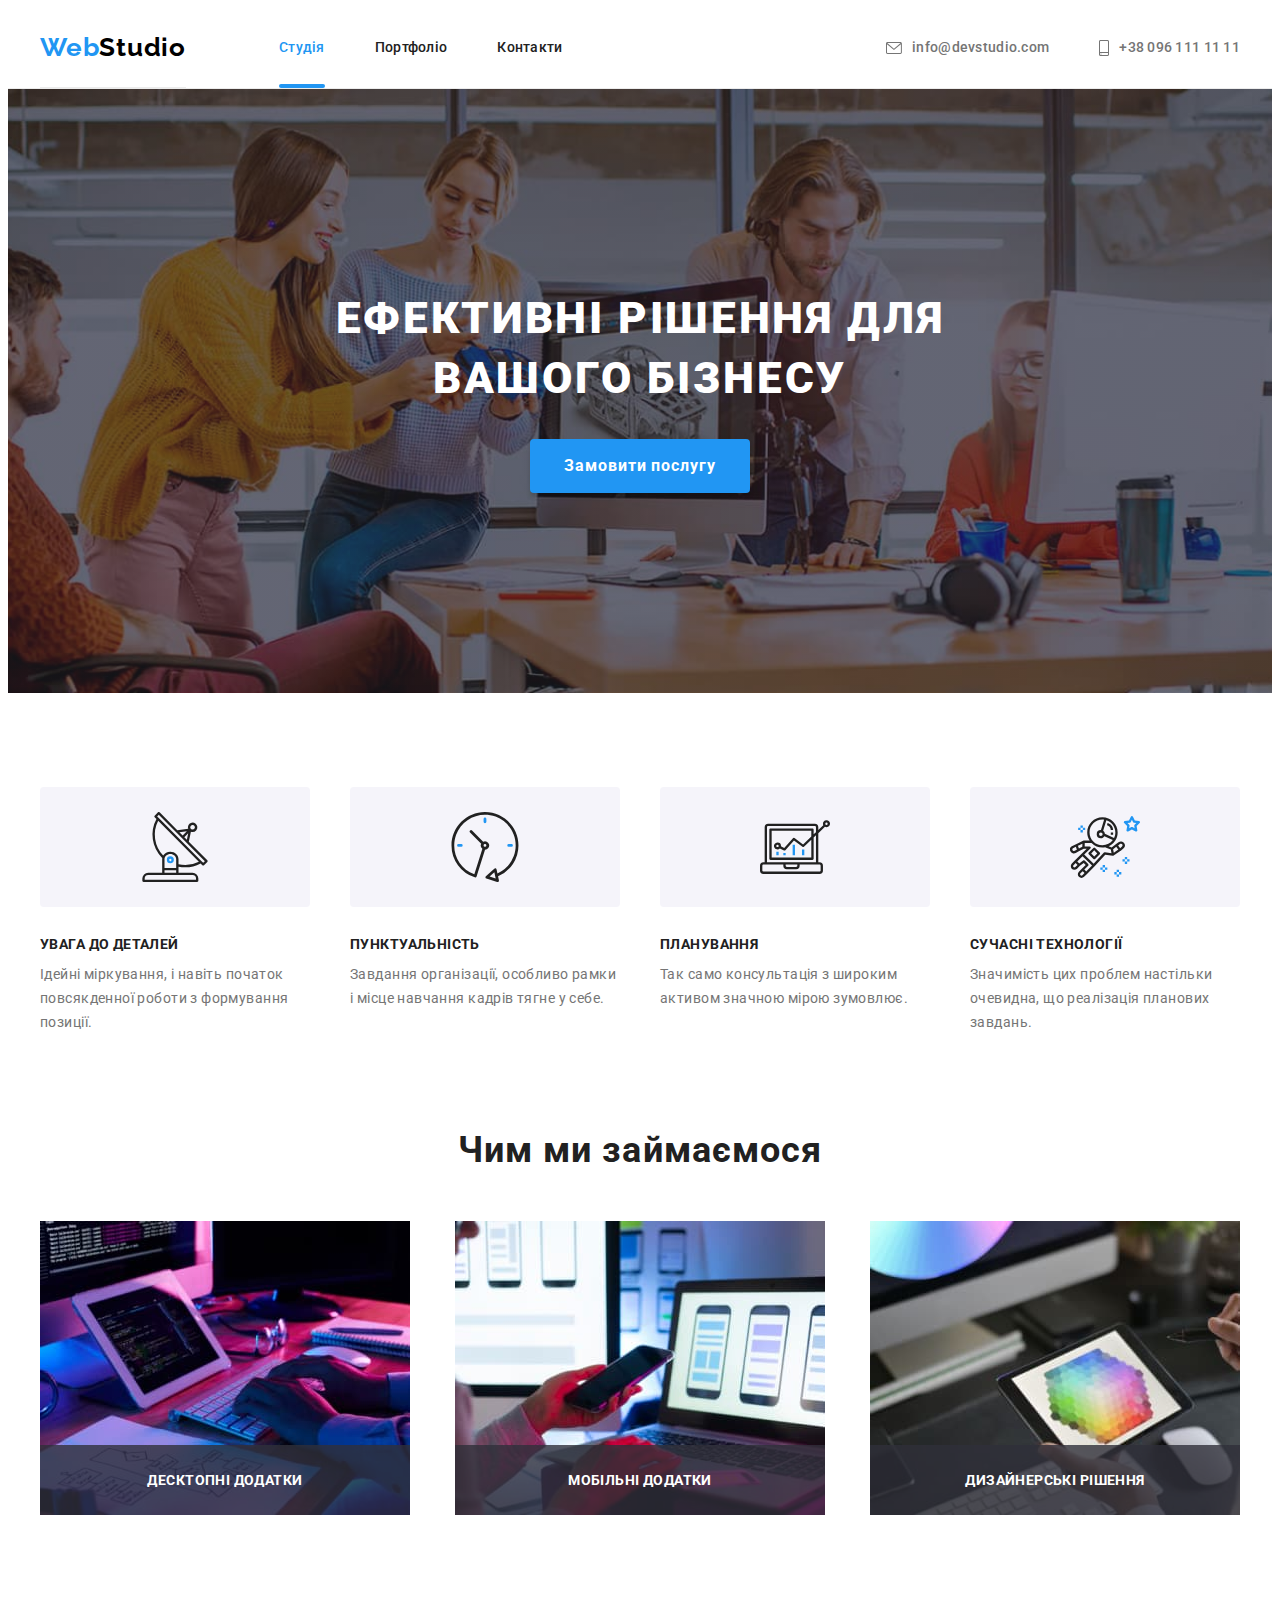
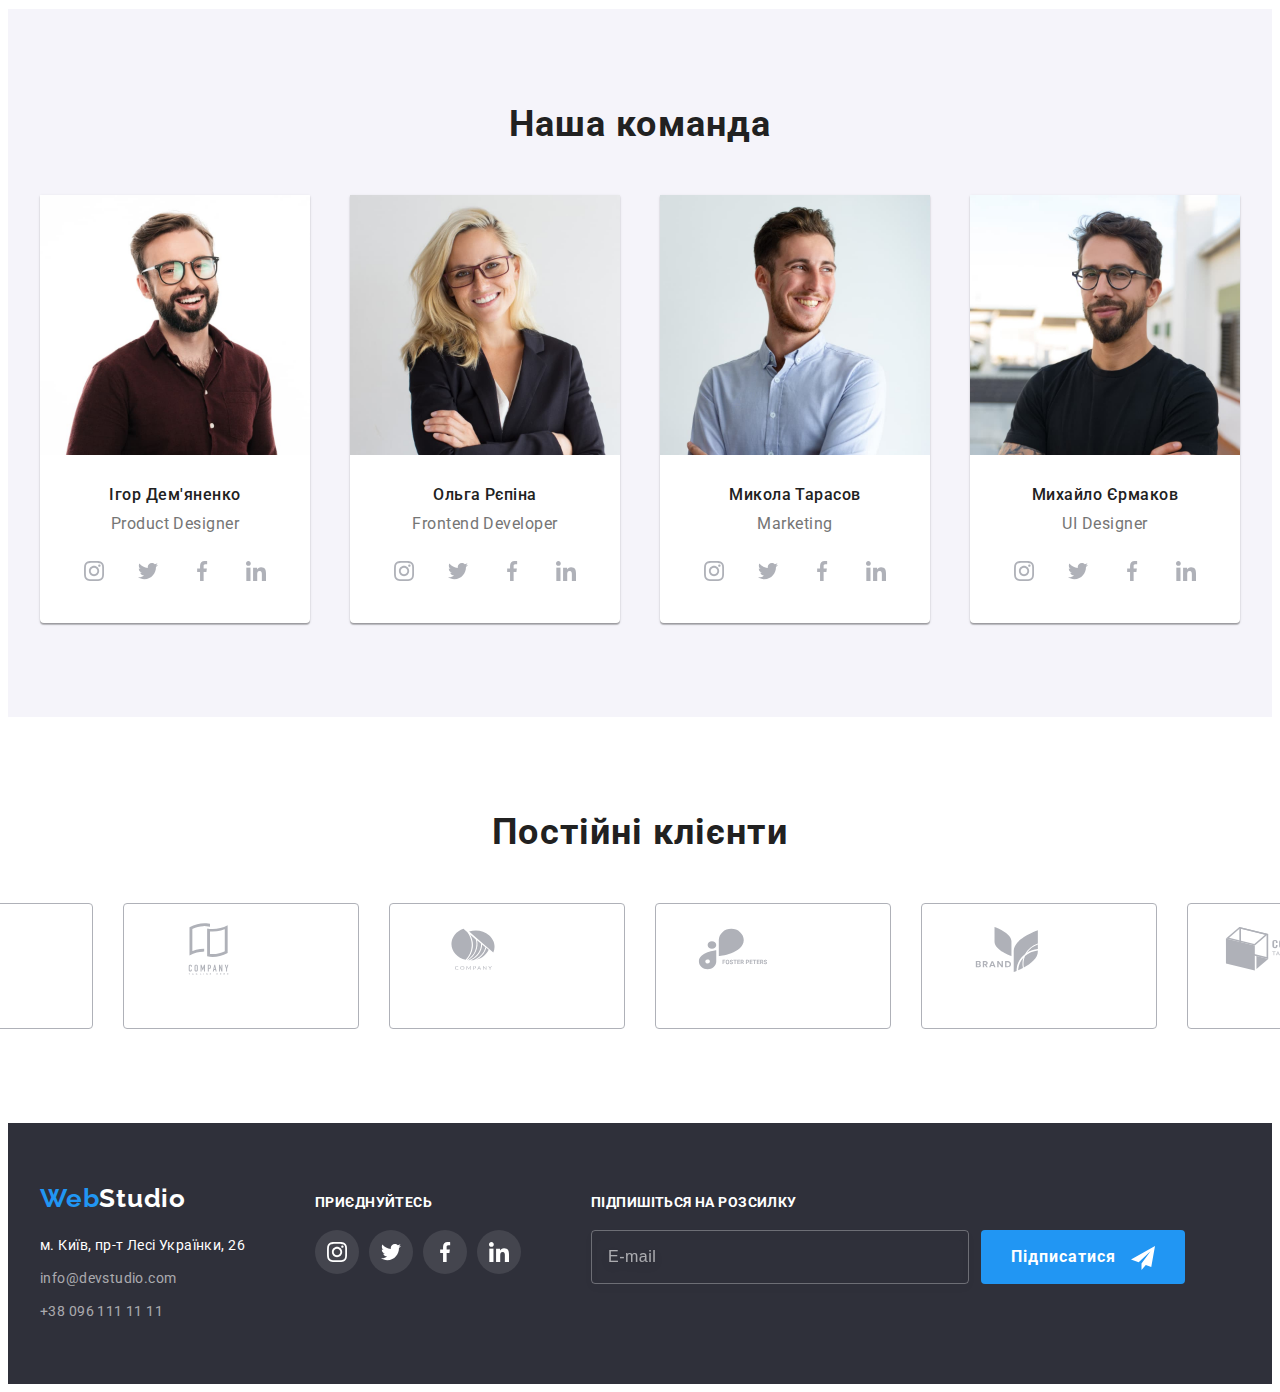
<file: index.html>
<!DOCTYPE html>
<html lang="uk">
  <head>
    <meta charset="utf-8" />
    <meta name="description" content="Студія веб розробки" />
    <meta name="viewport" content="width=device-width, initial-scale=1.0" />
    <title>WebStudio</title>
    <link rel="preconnect" href="https://fonts.googleapis.com" />
    <link rel="preconnect" href="https://fonts.gstatic.com" crossorigin />
    <link
      href="https://fonts.googleapis.com/css2?family=Raleway:wght@700&family=Roboto:wght@400;500;700;900&display=swap"
      rel="stylesheet"
    />
    <link
      rel="stylesheet"
      href="https://cdnjs.cloudflare.com/ajax/libs/modern-normalize/1.1.0/modern-normalize.min.css"
      integrity="sha512-wpPYUAdjBVSE4KJnH1VR1HeZfpl1ub8YT/NKx4PuQ5NmX2tKuGu6U/JRp5y+Y8XG2tV+wKQpNHVUX03MfMFn9Q=="
      crossorigin="anonymous"
      referrerpolicy="no-referrer"
    />
    <link rel="stylesheet" href="./css/styles.css" />
  </head>

  <body>
    <header class="header">
      <nav class="container no-padding main-nav">
        <a href="./index.html" class="logo header"><span>Web</span>Studio</a>
        <ul class="site-nav list">
          <li class="item">
            <a href="./index.html" class="current link menu">Студія</a>
          </li>
          <li class="item">
            <a href="./portfolio.html" class="link menu">Портфоліо</a>
          </li>
          <li class="item"><a href="" class="link menu">Контакти</a></li>
        </ul>
        <ul class="site-nav list">
          <li class="item">
            <a href="mailto:info@devstudio.com" class="link contacts">
              <svg class="site-nav-icons-envelope">
                <use href="./images/icons.svg#icon-envelope"></use>
              </svg>
              info@devstudio.com
            </a>
          </li>
          <li class="item">
            <a href="tel:+380961111111" class="link contacts"
              ><svg class="site-nav-icons-smartphone">
                <use href="./images/icons.svg#icon-smartphone"></use>
              </svg>
              +38 096 111 11 11</a
            >
          </li>
        </ul>
      </nav>
    </header>

    <main>
      <section class="hero">
        <h1 class="hero-title">Ефективні рішення для вашого бізнесу</h1>
        <button data-modal-open type="button" class="button primary">
          Замовити послугу
        </button>
      </section>
      <section class="section">
        <div class="container">
          <h2 class="section-title visually-hidden">Особливості</h2>
          <ul class="features list">
            <li class="features-item antenna">
              <h3 class="title">УВАГА ДО ДЕТАЛЕЙ</h3>
              <p class="text">
                Ідейні міркування, і навіть початок повсякденної роботи з
                формування позиції.
              </p>
            </li>
            <li class="features-item clock">
              <h3 class="title">ПУНКТУАЛЬНІСТЬ</h3>
              <p class="text">
                Завдання організації, особливо рамки і місце навчання кадрів
                тягне у себе.
              </p>
            </li>
            <li class="features-item diagram">
              <h3 class="title">ПЛАНУВАННЯ</h3>
              <p class="text">
                Так само консультація з широким активом значною мірою зумовлює.
              </p>
            </li>
            <li class="features-item astronaut">
              <h3 class="title">СУЧАСНІ ТЕХНОЛОГІЇ</h3>
              <p class="text">
                Значимість цих проблем настільки очевидна, що реалізація
                планових завдань.
              </p>
            </li>
          </ul>
        </div>
      </section>
      <section class="section no-top-padding">
        <div class="container">
          <h2 class="section-title">Чим ми займаємося</h2>
          <ul class="services list">
            <li class="services-item">
              <img
                src="./images/keyboard.jpg"
                width="370"
                alt="людина друкує на клавіатурі"
              />
              <div class="services-overlay">
                <div class="services-text-thumb">
                  <p class="services-text">Десктопні додатки</p>
                </div>
              </div>
            </li>
            <li class="services-item">
              <img src="./images/laptop.jpg" width="370" alt="телефон у руці" />
              <div class="services-overlay">
                <div class="services-text-thumb">
                  <p class="services-text">Мобільні додатки</p>
                </div>
              </div>
            </li>
            <li class="services-item">
              <img
                src="./images/tablet.jpg"
                width="370"
                alt="планшет з кольоровою палитрою"
              />
              <div class="services-overlay">
                <div class="services-text-thumb">
                  <p class="services-text">Дизайнерські рішення</p>
                </div>
              </div>
            </li>
          </ul>
        </div>
      </section>
      <section class="section-accent">
        <div class="container">
          <h2 class="section-title">Наша команда</h2>
          <ul class="team list">
            <li class="item">
              <img
                src="./images/IgorD.jpg"
                width="270"
                alt="Ігор Дем'яненко"
                class="picture"
              />
              <div class="caption">
                <h3 class="title">Ігор Дем'яненко</h3>
                <p lang="en" class="text">Product Designer</p>
                <ul class="list social-list">
                  <li class="social-list-item">
                    <a href="" class="social-list-link social-list-link-team">
                      <svg
                        class="social-list-icon"
                        width="20"
                        height="20"
                        aria-label="instagram"
                        lang="en"
                      >
                        <use href="./images/icons.svg#icon-instagram"></use>
                      </svg>
                    </a>
                  </li>
                  <li class="social-list-item">
                    <a href="" class="social-list-link social-list-link-team">
                      <svg
                        class="social-list-icon"
                        width="20"
                        height="20"
                        aria-label="twitter"
                        lang="en"
                      >
                        <use href="./images/icons.svg#icon-twitter"></use>
                      </svg>
                    </a>
                  </li>
                  <li class="social-list-item">
                    <a href="" class="social-list-link social-list-link-team">
                      <svg
                        class="social-list-icon"
                        width="20"
                        height="20"
                        aria-label="facebook"
                        lang="en"
                      >
                        <use href="./images/icons.svg#icon-facebook"></use>
                      </svg>
                    </a>
                  </li>
                  <li class="social-list-item">
                    <a href="" class="social-list-link social-list-link-team">
                      <svg
                        class="social-list-icon"
                        width="20px"
                        height="20"
                        aria-label="linkedin"
                        lang="en"
                      >
                        <use href="./images/icons.svg#icon-linkedin"></use>
                      </svg>
                    </a>
                  </li>
                </ul>
              </div>
            </li>
            <li class="item">
              <img
                src="./images/OlgaR.jpg"
                width="270"
                alt="Ольга Рєпіна"
                class="picture"
              />
              <div class="caption">
                <h3 class="title">Ольга Рєпіна</h3>
                <p lang="en" class="text">Frontend Developer</p>
                <ul class="list social-list">
                  <li class="social-list-item">
                    <a href="" class="social-list-link social-list-link-team">
                      <svg
                        class="social-list-icon"
                        width="20"
                        height="20"
                        aria-label="instagram"
                        lang="en"
                      >
                        <use href="./images/icons.svg#icon-instagram"></use>
                      </svg>
                    </a>
                  </li>
                  <li class="social-list-item">
                    <a href="" class="social-list-link social-list-link-team">
                      <svg
                        class="social-list-icon"
                        width="20"
                        height="20"
                        aria-label="twitter"
                        lang="en"
                      >
                        <use href="./images/icons.svg#icon-twitter"></use>
                      </svg>
                    </a>
                  </li>
                  <li class="social-list-item">
                    <a href="" class="social-list-link social-list-link-team">
                      <svg
                        class="social-list-icon"
                        width="20"
                        height="20"
                        aria-label="facebook"
                        lang="en"
                      >
                        <use href="./images/icons.svg#icon-facebook"></use>
                      </svg>
                    </a>
                  </li>
                  <li class="social-list-item">
                    <a href="" class="social-list-link social-list-link-team">
                      <svg
                        class="social-list-icon"
                        width="20px"
                        height="20"
                        aria-label="linkedin"
                        lang="en"
                      >
                        <use href="./images/icons.svg#icon-linkedin"></use>
                      </svg>
                    </a>
                  </li>
                </ul>
              </div>
            </li>
            <li class="item">
              <img
                src="./images/MykolaT.jpg"
                width="270"
                alt="Микола Тарасов"
                class="picture"
              />
              <div class="caption">
                <h3 class="title">Микола Тарасов</h3>
                <p lang="en" class="text">Marketing</p>
                <ul class="list social-list">
                  <li class="social-list-item">
                    <a href="" class="social-list-link social-list-link-team">
                      <svg
                        class="social-list-icon"
                        width="20"
                        height="20"
                        aria-label="instagram"
                        lang="en"
                      >
                        <use href="./images/icons.svg#icon-instagram"></use>
                      </svg>
                    </a>
                  </li>
                  <li class="social-list-item">
                    <a href="" class="social-list-link social-list-link-team">
                      <svg
                        class="social-list-icon"
                        width="20"
                        height="20"
                        aria-label="twitter"
                        lang="en"
                      >
                        <use href="./images/icons.svg#icon-twitter"></use>
                      </svg>
                    </a>
                  </li>
                  <li class="social-list-item">
                    <a href="" class="social-list-link social-list-link-team">
                      <svg
                        class="social-list-icon"
                        width="20"
                        height="20"
                        aria-label="facebook"
                        lang="en"
                      >
                        <use href="./images/icons.svg#icon-facebook"></use>
                      </svg>
                    </a>
                  </li>
                  <li class="social-list-item">
                    <a href="" class="social-list-link social-list-link-team">
                      <svg
                        class="social-list-icon"
                        width="20px"
                        height="20"
                        aria-label="linkedin"
                        lang="en"
                      >
                        <use href="./images/icons.svg#icon-linkedin"></use>
                      </svg>
                    </a>
                  </li>
                </ul>
              </div>
            </li>
            <li class="item">
              <img
                src="./images/MyhailoY.jpg"
                width="270"
                alt="Михайло Єрмаков"
                class="picture"
              />
              <div class="caption">
                <h3 class="title">Михайло Єрмаков</h3>
                <p lang="en" class="text">UI Designer</p>
                <ul class="list social-list">
                  <li class="social-list-item">
                    <a href="" class="social-list-link social-list-link-team">
                      <svg
                        class="social-list-icon"
                        width="20"
                        height="20"
                        aria-label="instagram"
                        lang="en"
                      >
                        <use href="./images/icons.svg#icon-instagram"></use>
                      </svg>
                    </a>
                  </li>
                  <li class="social-list-item">
                    <a href="" class="social-list-link social-list-link-team">
                      <svg
                        class="social-list-icon"
                        width="20"
                        height="20"
                        aria-label="twitter"
                        lang="en"
                      >
                        <use href="./images/icons.svg#icon-twitter"></use>
                      </svg>
                    </a>
                  </li>
                  <li class="social-list-item">
                    <a href="" class="social-list-link social-list-link-team">
                      <svg
                        class="social-list-icon"
                        width="20"
                        height="20"
                        aria-label="facebook"
                        lang="en"
                      >
                        <use href="./images/icons.svg#icon-facebook"></use>
                      </svg>
                    </a>
                  </li>
                  <li class="social-list-item">
                    <a href="" class="social-list-link social-list-link-team">
                      <svg
                        class="social-list-icon"
                        width="20px"
                        height="20"
                        aria-label="linkedin"
                        lang="en"
                      >
                        <use href="./images/icons.svg#icon-linkedin"></use>
                      </svg>
                    </a>
                  </li>
                </ul>
              </div>
            </li>
          </ul>
        </div>
      </section>
      <section class="section">
        <div class="container">
          <h2 class="section-title">Постійні клієнти</h2>
          <ul class="list clients">
            <li class="clients-item">
              <a href="" class="clients-link">
                <svg class="clients-icon" width="106" height="60">
                  <use href="./images/icons.svg#icon-Logo"></use>
                </svg>
              </a>
            </li>
            <li class="clients-item">
              <a href="" class="clients-link">
                <svg class="clients-icon" width="106" height="60">
                  <use href="./images/icons.svg#icon-Logo-1"></use>
                </svg>
              </a>
            </li>
            <li class="clients-item">
              <a href="" class="clients-link">
                <svg class="clients-icon" width="106" height="60">
                  <use href="./images/icons.svg#icon-Logo-2"></use>
                </svg>
              </a>
            </li>
            <li class="clients-item">
              <a href="" class="clients-link">
                <svg class="clients-icon" width="106" height="60">
                  <use href="./images/icons.svg#icon-Logo-3"></use>
                </svg>
              </a>
            </li>
            <li class="clients-item">
              <a href="" class="clients-link">
                <svg class="clients-icon" width="106" height="60">
                  <use href="./images/icons.svg#icon-Logo-4"></use>
                </svg>
              </a>
            </li>
            <li class="clients-item">
              <a href="" class="clients-link">
                <svg class="clients-icon" width="106" height="60">
                  <use href="./images/icons.svg#icon-Logo-5"></use>
                </svg>
              </a>
            </li>
          </ul>
        </div>
      </section>
    </main>

    <footer class="footer">
      <div class="container footer-flex-container">
        <div class="footer-links">
          <a href="index.html" class="logo footer"><span>Web</span>Studio</a>
          <address>
            <ul class="list">
              <li class="item">
                <a
                  href="https://goo.gl/maps/HQZ7D9N381DyTUNg7"
                  target="_blank"
                  rel="noopener noreferrer"
                  class="address link"
                  >м. Київ, пр-т Лесі Українки, 26</a
                >
              </li>
              <li class="item">
                <a href="mailto:info@devstudio.com" class="link"
                  >info@devstudio.com</a
                >
              </li>
              <li class="item">
                <a href="tel:+380961111111" class="link">+38 096 111 11 11</a>
              </li>
            </ul>
          </address>
        </div>
        <div class="footer-social-list-container">
          <h3 class="footer-social-list-title">приєднуйтесь</h3>
          <ul class="list social-list">
            <li class="social-list-item">
              <a href="" class="social-list-link social-list-link-dark">
                <svg
                  class="footer-social-list-icon"
                  width="20"
                  height="20"
                  aria-label="instagram"
                  lang="en"
                >
                  <use href="./images/icons.svg#icon-instagram"></use>
                </svg>
              </a>
            </li>
            <li class="social-list-item">
              <a href="" class="social-list-link social-list-link-dark">
                <svg
                  class="footer-social-list-icon"
                  width="20"
                  height="20"
                  aria-label="twitter"
                  lang="en"
                >
                  <use href="./images/icons.svg#icon-twitter"></use>
                </svg>
              </a>
            </li>
            <li class="social-list-item">
              <a href="" class="social-list-link social-list-link-dark">
                <svg
                  class="footer-social-list-icon"
                  width="20"
                  height="20"
                  aria-label="facebook"
                  lang="en"
                >
                  <use href="./images/icons.svg#icon-facebook"></use>
                </svg>
              </a>
            </li>
            <li class="social-list-item">
              <a href="" class="social-list-link social-list-link-dark">
                <svg
                  class="footer-social-list-icon"
                  width="20"
                  height="20"
                  aria-label="linkedin"
                  lang="en"
                >
                  <use href="./images/icons.svg#icon-linkedin"></use>
                </svg>
              </a>
            </li>
          </ul>
        </div>
        <div class="footer-subscribe-form-wrapper">
          <p class="footer-subscribe-form-title">Підпишіться на розсилку</p>
          <form class="footer-subscribe-form">
            <label class="footer-subscribe-input-field">
              <input
                type="email"
                class="footer-subscribe-input"
                placeholder="E-mail"
                required
                pattern="[a-z0-9._%+-]+@[a-z0-9.-]+\.[a-z]{2,4}$"
                name="user_subscription_email"
              />
            </label>
            <button type="submit" class="button footer-subscribe-button">
              Підписатися
            </button>
          </form>
        </div>
      </div>
    </footer>

    <!-- Backdrop -->
    <div data-modal class="backdrop is-hidden">
      <div class="modal">
        <button data-modal-close type="button" class="close-button">
          <svg
            class="close-button-icon"
            width="11"
            height="11"
            aria-label="close"
            lang="en"
          >
            <use href="./images/icons.svg#icon-close-button"></use>
          </svg>
        </button>
        <!-- MODAL FORM -->
        <form class="modal-form">
          <b class="modal-form-caption"
            >Залиште свої дані, ми вам передзвонимо</b
          >
          <label class="modal-form-field">
            <span class="modal-form-input-desc">Ім'я</span>
            <span class="modal-form-input-wrapper">
              <input
                type="text"
                class="modal-form-input"
                required
                pattern="[a-zA-Zа-яА-ЯіІїЇ'ґҐєЄ]+"
                name="user_name"
              />
              <svg
                class="modal-form-icon"
                width="12"
                height="12"
                aria-label="person"
                lang="en"
              >
                <use href="./images/icons.svg#icon-modal-form-person"></use>
              </svg>
            </span>
          </label>
          <label class="modal-form-field">
            <span class="modal-form-input-desc">Телефон</span>
            <span class="modal-form-input-wrapper">
              <input
                type="tel"
                class="modal-form-input"
                required
                pattern="[0-9]{3}-[0-9]{3}-[0-9]{2}-[0-9]{2}"
                name="user_phone"
              />
              <svg
                class="modal-form-icon"
                width="13"
                height="13"
                aria-label="phone"
                lang="en"
              >
                <use href="./images/icons.svg#icon-modal-form-phone"></use>
              </svg>
            </span>
          </label>
          <label class="modal-form-field">
            <span class="modal-form-input-desc">Пошта</span>
            <span class="modal-form-input-wrapper">
              <input
                type="email"
                class="modal-form-input"
                required
                pattern="[a-z0-9._%+-]+@[a-z0-9.-]+\.[a-z]{2,4}$"
                name="user_email"
              />
              <svg
                class="modal-form-icon"
                width="15"
                height="12"
                aria-label="email"
                lang="en"
              >
                <use href="./images/icons.svg#icon-modal-form-email"></use>
              </svg>
            </span>
          </label>
          <label class="modal-form-textarea">
            <span class="modal-form-input-desc">Коментар</span>
            <textarea
              class="modal-form-comment"
              placeholder="Введіть текст"
              name="comment"
            ></textarea>
          </label>
          <label class="modal-from-checkbox-wrapper">
            <input
              type="checkbox"
              name="user_policy"
              class="modal-form-checkbox visually-hidden"
              required
            />
            <svg
              class="modal-form-own-checkbox"
              width="16"
              height="15"
              aria-label="email"
              lang="en"
            >
              <use
                class="modal-form-own-checkbox-icon"
                href="./images/icons.svg#icon-checkbox"
              ></use>
            </svg>
            Погоджуюся з розсилкою та приймаю&nbsp;
            <a href="">Умови договору</a>
          </label>
          <button type="submit" class="button modal-form-submit">
            Відправити
          </button>
        </form>
      </div>
    </div>

    <script src="./js/modal.js"></script>
  </body>
</html>
</file>
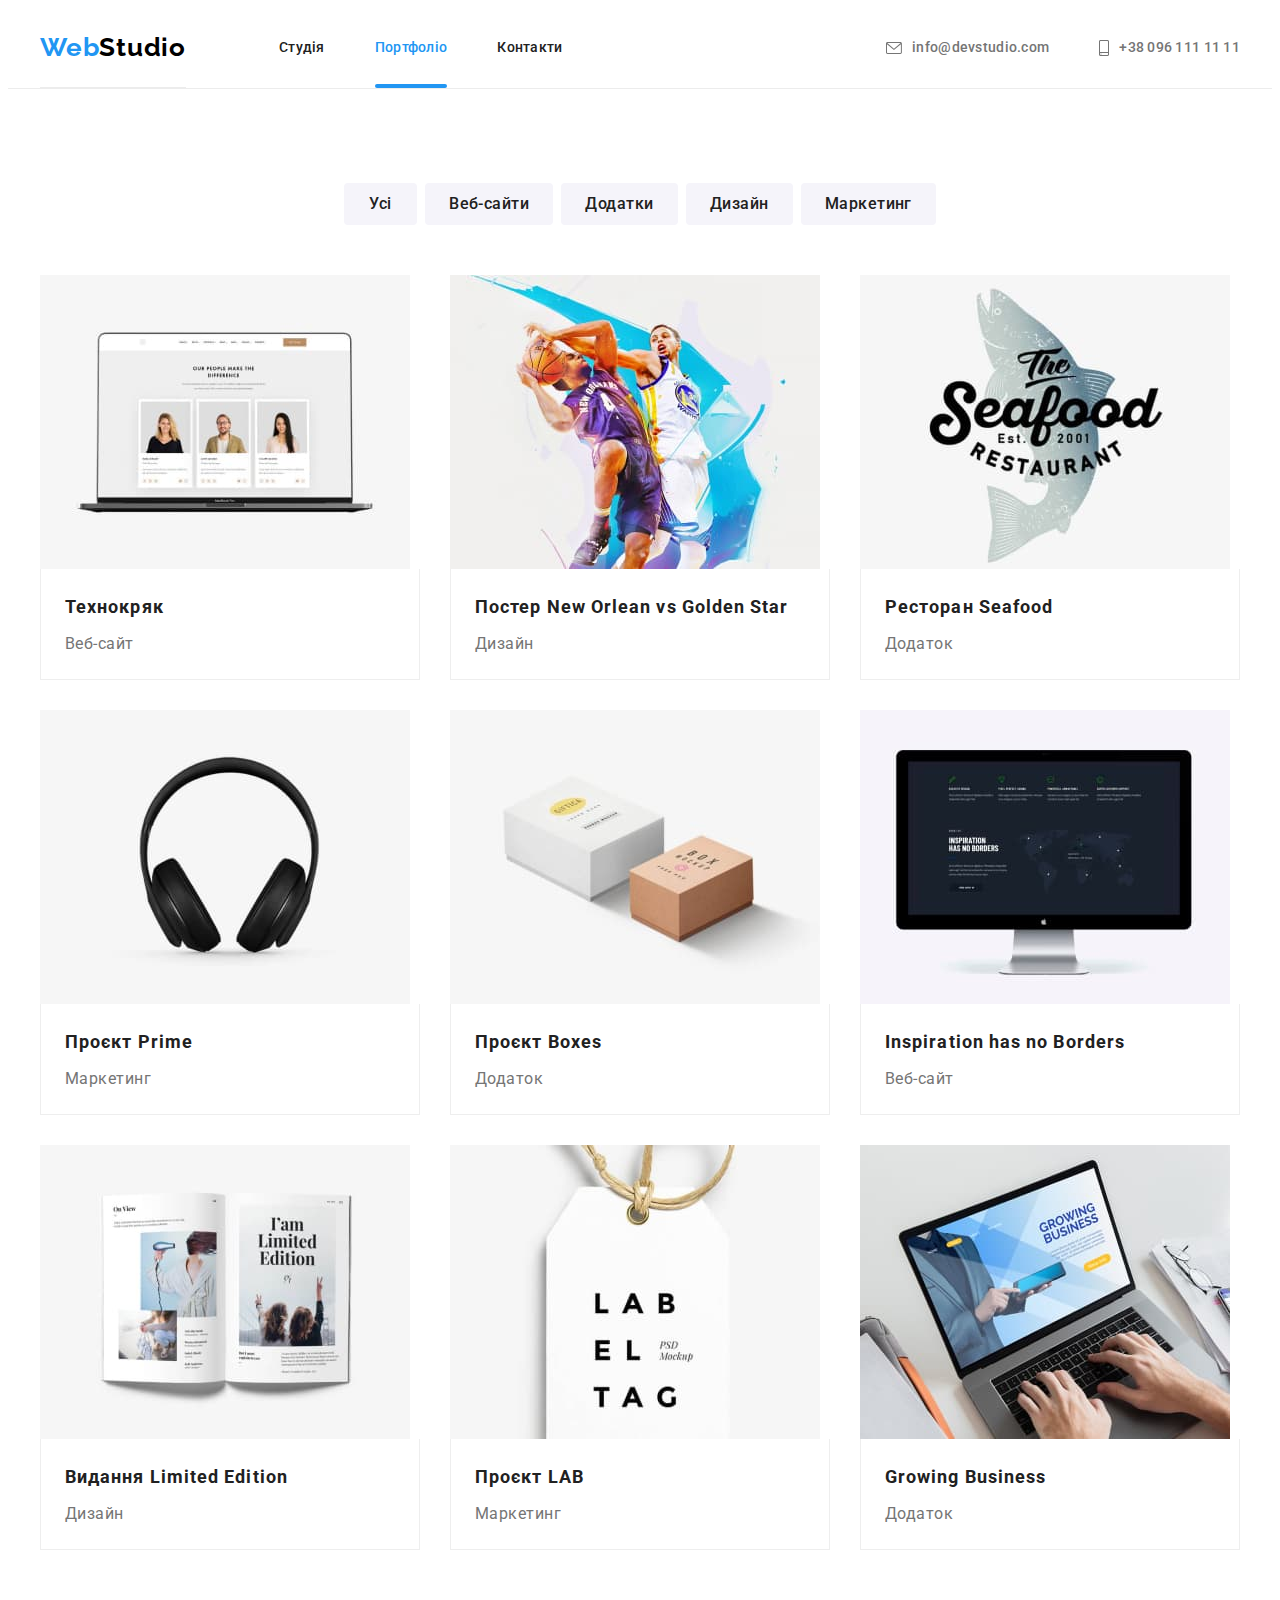
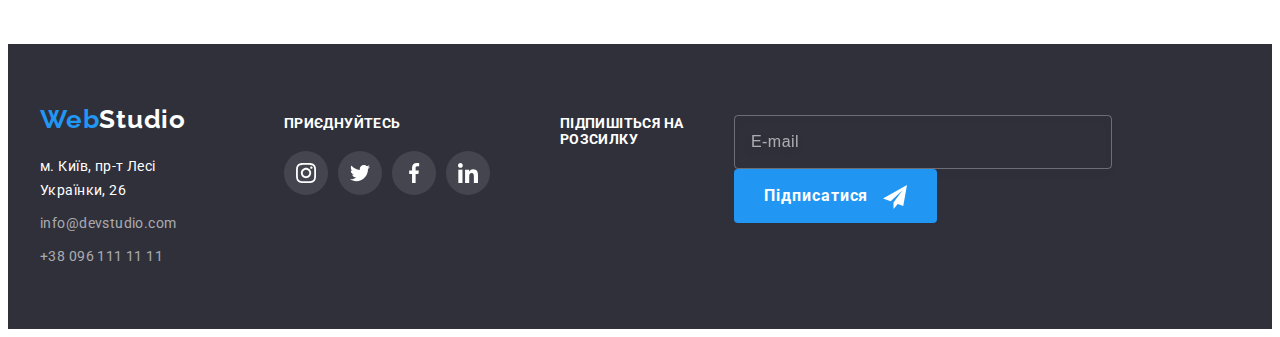
<file: portfolio.html>
<!DOCTYPE html>
<html lang="uk">
  <head>
    <meta charset="utf-8" />
    <meta name="description" content="Студія веб розробки" />
    <meta name="viewport" content="width=device-width, initial-scale=1.0" />
    <title>WebStudio</title>
    <link rel="preconnect" href="https://fonts.googleapis.com" />
    <link rel="preconnect" href="https://fonts.gstatic.com" crossorigin />
    <link
      href="https://fonts.googleapis.com/css2?family=Raleway:wght@700&family=Roboto:wght@400;500;700;900&display=swap"
      rel="stylesheet"
    />
    <link
      rel="stylesheet"
      href="https://cdnjs.cloudflare.com/ajax/libs/modern-normalize/1.1.0/modern-normalize.min.css"
      integrity="sha512-wpPYUAdjBVSE4KJnH1VR1HeZfpl1ub8YT/NKx4PuQ5NmX2tKuGu6U/JRp5y+Y8XG2tV+wKQpNHVUX03MfMFn9Q=="
      crossorigin="anonymous"
      referrerpolicy="no-referrer"
    />
    <link rel="stylesheet" href="./css/styles.css" />
  </head>

  <body>
    <header class="header">
      <nav class="container main-nav">
        <a href="./index.html" class="logo header"><span>Web</span>Studio</a>
        <ul class="site-nav list">
          <li class="item">
            <a href="./index.html" class="link menu">Студія</a>
          </li>
          <li class="item">
            <a href="./portfolio.html" class="current link menu">Портфоліо</a>
          </li>
          <li class="item"><a href="" class="link menu">Контакти</a></li>
        </ul>
        <ul class="site-nav list">
          <li class="item">
            <a href="mailto:info@devstudio.com" class="link contacts">
              <svg class="site-nav-icons-envelope">
                <use href="./images/icons.svg#icon-envelope"></use>
              </svg>
              info@devstudio.com
            </a>
          </li>
          <li class="item">
            <a href="tel:+380961111111" class="link contacts"
              ><svg class="site-nav-icons-smartphone">
                <use href="./images/icons.svg#icon-smartphone"></use>
              </svg>
              +38 096 111 11 11</a
            >
          </li>
        </ul>
      </nav>
    </header>

    <main>
      <section class="section">
        <div class="container">
          <ul class="buttons list">
            <li class="item">
              <button type="button" class="button secondary">Усі</button>
            </li>
            <li class="item">
              <button type="button" class="button secondary">Веб-сайти</button>
            </li>
            <li class="item">
              <button type="button" class="button secondary">Додатки</button>
            </li>
            <li class="item">
              <button type="button" class="button secondary">Дизайн</button>
            </li>
            <li class="item">
              <button type="button" class="button secondary">Маркетинг</button>
            </li>
          </ul>
          <ul class="portfolio list">
            <li class="item">
              <a href="" class="link portfolio-link">
                <div class="portfolio-img-overlay">
                  <img
                    src="./images/portfolio1.jpg"
                    width="370"
                    alt="Ноутбук"
                    class="picture"
                  />
                  <div class="portfolio-overlay-block">
                    <div class="portfolio-overlay-thumb">
                      <p class="portfolio-overlay-text">
                        Lorem ipsum dolor sit amet consectetur adipisicing elit.
                        Ab totam molestias eum iusto illum, sunt repellendus nam
                        vero eaque sint. Architecto est omnis suscipit
                        consectetur?
                      </p>
                    </div>
                  </div>
                </div>
                <div class="caption">
                  <h3 class="title">Технокряк</h3>
                  <p class="text">Веб-сайт</p>
                </div>
              </a>
            </li>
            <li class="item">
              <a href="" class="link portfolio-link">
                <div class="portfolio-img-overlay">
                  <img
                    src="./images/portfolio2.jpg"
                    width="370"
                    alt="Баскетболісти"
                    class="picture"
                  />
                  <div class="portfolio-overlay-block">
                    <div class="portfolio-overlay-thumb">
                      <p class="portfolio-overlay-text">
                        Lorem ipsum dolor sit amet consectetur adipisicing elit.
                        Ab totam molestias eum iusto illum, sunt repellendus nam
                        vero eaque sint. Architecto est omnis suscipit
                        consectetur?
                      </p>
                    </div>
                  </div>
                </div>
                <div class="caption">
                  <h3 class="title">
                    Постер <span lang="en">New Orlean vs Golden Star</span>
                  </h3>
                  <p class="text">Дизайн</p>
                </div>
              </a>
            </li>
            <li class="item">
              <a href="" class="link portfolio-link">
                <div class="portfolio-img-overlay">
                  <img
                    src="./images/portfolio3.jpg"
                    width="370"
                    alt="Лого ресторану"
                    class="picture"
                  />
                  <div class="portfolio-overlay-block">
                    <div class="portfolio-overlay-thumb">
                      <p class="portfolio-overlay-text">
                        Lorem ipsum dolor sit amet consectetur adipisicing elit.
                        Ab totam molestias eum iusto illum, sunt repellendus nam
                        vero eaque sint. Architecto est omnis suscipit
                        consectetur?
                      </p>
                    </div>
                  </div>
                </div>
                <div class="caption">
                  <h3 class="title">Ресторан <span lang="en">Seafood</span></h3>
                  <p class="text">Додаток</p>
                </div>
              </a>
            </li>
            <li class="item">
              <a href="" class="link portfolio-link">
                <div class="portfolio-img-overlay">
                  <img
                    src="./images/portfolio4.jpg"
                    width="370"
                    alt="Навушники"
                    class="picture"
                  />
                  <div class="portfolio-overlay-block">
                    <div class="portfolio-overlay-thumb">
                      <p class="portfolio-overlay-text">
                        Lorem ipsum dolor sit amet consectetur adipisicing elit.
                        Ab totam molestias eum iusto illum, sunt repellendus nam
                        vero eaque sint. Architecto est omnis suscipit
                        consectetur?
                      </p>
                    </div>
                  </div>
                </div>
                <div class="caption">
                  <h3 class="title">Проєкт <span lang="en">Prime</span></h3>
                  <p class="text">Маркетинг</p>
                </div>
              </a>
            </li>
            <li class="item">
              <a href="" class="link portfolio-link">
                <div class="portfolio-img-overlay">
                  <img
                    src="./images/portfolio5.jpg"
                    width="370"
                    alt="Коробки"
                    class="picture"
                  />
                  <div class="portfolio-overlay-block">
                    <div class="portfolio-overlay-thumb">
                      <p class="portfolio-overlay-text">
                        Lorem ipsum dolor sit amet consectetur adipisicing elit.
                        Ab totam molestias eum iusto illum, sunt repellendus nam
                        vero eaque sint. Architecto est omnis suscipit
                        consectetur?
                      </p>
                    </div>
                  </div>
                </div>
                <div class="caption">
                  <h3 class="title">Проєкт <span lang="en">Boxes</span></h3>
                  <p class="text">Додаток</p>
                </div>
              </a>
            </li>
            <li class="item">
              <a href="" class="link portfolio-link">
                <div class="portfolio-img-overlay">
                  <img
                    src="./images/portfolio6.jpg"
                    width="370"
                    alt="Монітор"
                    class="picture"
                  />
                  <div class="portfolio-overlay-block">
                    <div class="portfolio-overlay-thumb">
                      <p class="portfolio-overlay-text">
                        Lorem ipsum dolor sit amet consectetur adipisicing elit.
                        Ab totam molestias eum iusto illum, sunt repellendus nam
                        vero eaque sint. Architecto est omnis suscipit
                        consectetur?
                      </p>
                    </div>
                  </div>
                </div>
                <div class="caption">
                  <h3 lang="en" class="title">Inspiration has no Borders</h3>
                  <p class="text">Веб-сайт</p>
                </div>
              </a>
            </li>
            <li class="item">
              <a href="" class="link portfolio-link">
                <div class="portfolio-img-overlay">
                  <img
                    src="./images/portfolio7.jpg"
                    width="370"
                    alt="Журнал"
                    class="picture"
                  />
                  <div class="portfolio-overlay-block">
                    <div class="portfolio-overlay-thumb">
                      <p class="portfolio-overlay-text">
                        Lorem ipsum dolor sit amet consectetur adipisicing elit.
                        Ab totam molestias eum iusto illum, sunt repellendus nam
                        vero eaque sint. Architecto est omnis suscipit
                        consectetur?
                      </p>
                    </div>
                  </div>
                </div>
                <div class="caption">
                  <h3 class="title">
                    Видання <span lang="en">Limited Edition</span>
                  </h3>
                  <p class="text">Дизайн</p>
                </div>
              </a>
            </li>
            <li class="item">
              <a href="" class="link portfolio-link">
                <div class="portfolio-img-overlay">
                  <img
                    src="./images/portfolio8.jpg"
                    width="370"
                    alt="Бірка"
                    class="picture"
                  />
                  <div class="portfolio-overlay-block">
                    <div class="portfolio-overlay-thumb">
                      <p class="portfolio-overlay-text">
                        Lorem ipsum dolor sit amet consectetur adipisicing elit.
                        Ab totam molestias eum iusto illum, sunt repellendus nam
                        vero eaque sint. Architecto est omnis suscipit
                        consectetur?
                      </p>
                    </div>
                  </div>
                </div>
                <div class="caption">
                  <h3 class="title">Проєкт <span lang="en">LAB</span></h3>
                  <p class="text">Маркетинг</p>
                </div>
              </a>
            </li>
            <li class="item">
              <a href="" class="link portfolio-link">
                <div class="portfolio-img-overlay">
                  <img
                    src="./images/portfolio9.jpg"
                    width="370"
                    alt="Монітор"
                    class="picture"
                  />
                  <div class="portfolio-overlay-block">
                    <div class="portfolio-overlay-thumb">
                      <p class="portfolio-overlay-text">
                        Lorem ipsum dolor sit amet consectetur adipisicing elit.
                        Ab totam molestias eum iusto illum, sunt repellendus nam
                        vero eaque sint. Architecto est omnis suscipit
                        consectetur?
                      </p>
                    </div>
                  </div>
                </div>
                <div class="caption">
                  <h3 lang="en" class="title">Growing Business</h3>
                  <p class="text">Додаток</p>
                </div>
              </a>
            </li>
          </ul>
        </div>
      </section>
    </main>

    <footer class="footer">
      <div class="container footer-flex-container">
        <div class="footer-links">
          <a href="index.html" class="logo footer"><span>Web</span>Studio</a>
          <address>
            <ul class="list">
              <li class="item">
                <a
                  href="https://goo.gl/maps/HQZ7D9N381DyTUNg7"
                  target="_blank"
                  rel="noopener noreferrer"
                  class="address link"
                  >м. Київ, пр-т Лесі Українки, 26</a
                >
              </li>
              <li class="item">
                <a href="mailto:info@devstudio.com" class="link"
                  >info@devstudio.com</a
                >
              </li>
              <li class="item">
                <a href="tel:+380961111111" class="link">+38 096 111 11 11</a>
              </li>
            </ul>
          </address>
        </div>
        <div class="footer-social-list-container">
          <h3 class="footer-social-list-title">приєднуйтесь</h3>
          <ul class="list social-list">
            <li class="social-list-item">
              <a href="" class="social-list-link social-list-link-dark">
                <svg
                  class="footer-social-list-icon"
                  width="20"
                  height="20"
                  aria-label="instagram"
                  lang="en"
                >
                  <use href="./images/icons.svg#icon-instagram"></use>
                </svg>
              </a>
            </li>
            <li class="social-list-item">
              <a href="" class="social-list-link social-list-link-dark">
                <svg
                  class="footer-social-list-icon"
                  width="20"
                  height="20"
                  aria-label="twitter"
                  lang="en"
                >
                  <use href="./images/icons.svg#icon-twitter"></use>
                </svg>
              </a>
            </li>
            <li class="social-list-item">
              <a href="" class="social-list-link social-list-link-dark">
                <svg
                  class="footer-social-list-icon"
                  width="20"
                  height="20"
                  aria-label="facebook"
                  lang="en"
                >
                  <use href="./images/icons.svg#icon-facebook"></use>
                </svg>
              </a>
            </li>
            <li class="social-list-item">
              <a href="" class="social-list-link social-list-link-dark">
                <svg
                  class="footer-social-list-icon"
                  width="20px"
                  height="20"
                  aria-label="linkedin"
                  lang="en"
                >
                  <use href="./images/icons.svg#icon-linkedin"></use>
                </svg>
              </a>
            </li>
          </ul>
        </div>
        <div class="footer-subscribe-form">
          <p class="footer-subscribe-form-title">Підпишіться на розсилку</p>
          <form class="footer-subscribe-form-wrapper">
            <label class="footer-subscribe-input-field">
              <input
                type="email"
                class="footer-subscribe-input"
                placeholder="E-mail"
                required
                pattern="[a-z0-9._%+-]+@[a-z0-9.-]+\.[a-z]{2,4}$"
                name="user_subscription_email"
              />
            </label>
            <button type="submit" class="button footer-subscribe-button">
              Підписатися
            </button>
          </form>
        </div>
      </div>
    </footer>
  </body>
</html>
</file>
<file: css/styles.css>
/* grey rgba(255, 255, 255, 0.6); */

:root {
        --primary-text-color: #757575;
        --title-text-color: #212121;
        --accent: #2196F3;
        --background-accent: #F5F4FA;
        --hero-background: #2F303A;
        --primary-bg: #FFFFFF;
        --social-icons: #AFB1B8;
        --transition-dur-and-func: 250ms cubic-bezier(0.4, 0, 0.2, 1);
}

.list {
        list-style: none;
        padding: 0;
        margin: 0;
}

.link {
        text-decoration: none;
}

body {
        font-family: 'Roboto', sans-serif;

        color: var(--primary-text-color);
        background-color: var(--primary-bg);
}

.visually-hidden {
        position: absolute;
        width: 1px;
        height: 1px;
        margin: -1px;
        padding: 0;
        overflow: hidden;
        border: 0;
        clip: rect(0 0 0 0);
}

.container {
        width: 1200px;
        padding-left: 15px;
        padding-right: 15px;
        margin-left: auto;
        margin-right: auto;
}

/* Logo */
.logo {
        font-family: 'Raleway';
        font-weight: 700;
        font-size: 26px;
        line-height: 1.2;
        text-decoration: none;
        letter-spacing: 0.03em;
}

.logo.header {
        display: block;
        padding-top: 24px;
        padding-bottom: 24px;
        margin-right: 93px;

        color: #000000;
}

.logo.footer {
        display: block;
        margin-bottom: 20px;
        padding-top: 0;
        padding-bottom: 0px;

        color: var(--primary-bg);
}

.logo span {
        color: var(--accent);
}

/* site navigation */
.site-nav {
        display: flex;
}

.site-nav .item:not(:last-child) {
        margin-right: 50px;
}

.main-nav .site-nav + .site-nav {
        margin-left: auto;
}

.site-nav .link {
        display: block;
        padding-top: 32px;
        padding-bottom: 32px;

        font-weight: 500;
        font-size: 14px;
        line-height: 1.14;
        text-decoration: none;
        letter-spacing: 0.02em;

        transition: color var(--transition-dur-and-func);
}

.header {
        border-bottom: 1px solid #ECECEC;
}

.header .main-nav {
        display: flex;
        align-items: center;
}

.site-nav .link.menu {
        color: var(--title-text-color);
}

.site-nav .link.contacts {
        color: var(--primary-text-color);
        display: flex;
        align-items: center;
}

.site-nav .link:hover, .site-nav .link:focus {
        color: var(--accent);
}

.site-nav .link.current {
        position: relative;

        color: var(--accent);
}

.site-nav .link.current::after {
        position: absolute;
        width: 100%;
        height: 4px;
        left:0;
        bottom: 0;
        content: '';
        border-radius: 2px;
        background-color: var(--accent);
}

.site-nav-icons-envelope {
        width: 16px;
        height: 12px;
        margin-right: 10px;
        fill: var(--primary-text-color);

        transition: fill var(--transition-dur-and-func);
}

.site-nav-icons-smartphone {
        width: 10px;
        height: 16px;
        margin-right: 10px;
        fill: var(--primary-text-color);

        transition: fill var(--transition-dur-and-func);
}

.link.contacts:hover .site-nav-icons-envelope,
.link.contacts:focus .site-nav-icons-envelope,
.link.contacts:hover .site-nav-icons-smartphone,
.link.contacts:focus .site-nav-icons-smartphone {
        fill: var(--accent);
}

/* Buttons */
.button {
        display: inline-block;
        min-width: 73px;

        font-family: inherit;
        font-size: 16px;
        text-align: center;
        cursor: pointer;
        text-align: center;
        border-radius: 4px;
        border-color: transparent;
}

.button.primary {
        padding: 10px 32px;
        box-shadow: 0px 4px 4px rgba(0, 0, 0, 0.15);

        color:var(--primary-bg);
        background-color: var(--accent);
        font-weight: 700;
        line-height: 1.88;
        letter-spacing: 0.06em;
        
        transform: scale(1);
        transition: transform var(--transition-dur-and-func);
}

.button.secondary {
        padding: 6px 22px;

        color: var(--title-text-color);
        background-color: var(--background-accent);
        font-weight: 500;
        line-height: 1.6; 
        letter-spacing: 0.03em;

        transition: color var(--transition-dur-and-func), background-color var(--transition-dur-and-func), shadow var(--transition-dur-and-func);
}

.button.primary:hover,
.button.primary:focus {
        transform: scale(1.1);
}

.button.secondary:hover,
.button.secondary:focus {
        color: var(--primary-bg);
        background-color: var(--accent);
        box-shadow: 0px 3px 1px rgba(0, 0, 0, 0.1), 0px 1px 2px rgba(0, 0, 0, 0.08), 0px 2px 2px rgba(0, 0, 0, 0.12);
}

/* hero block */
.hero {
        padding-top: 200px;
        padding-bottom: 200px;
        max-width: 1600px;
        margin-left: auto;
        margin-right: auto;

        background-color: var(--hero-background);
        background-image: linear-gradient(rgba(47, 48, 58, 0.4), rgba(47, 48, 58, 0.4)),
       
                url('../images/hero-background.jpg');
        background-size: cover;
        background-position: center;
        background-repeat: no-repeat;
        text-align: center;
}

.hero-title {
        margin-top: 0;
        margin-bottom: 30px;
        margin-left: auto;
        margin-right: auto;
        max-width: 696px;

        color: var(--primary-bg);
        font-weight: 900;
        font-size: 44px;
        line-height: 1.36;
        letter-spacing: 0.06em;
        text-transform: uppercase;
}
        

/* Sections */
.section {
        padding-top: 94px;
        padding-bottom: 94px;
}

.section.no-top-padding {
        padding-top: 0;
}

.section-title {
        margin-top: 0;
        margin-bottom: 50px;

        color:var(--title-text-color);
        font-size: 36px;
        line-height: 1.17;
        text-align: center;
        letter-spacing: 0.03em;
}

.section-accent {
        padding-top: 94px;
        padding-bottom: 94px;

        background: var(--background-accent);
}

/* Features section (list) */
.features {
        display: flex;
        justify-content: space-between;
}

.features-item {
        width: 270px;
}

.features-item::before{
        display: block;
        margin-bottom: 30px;
        content: '';
        height: 120px;
        border-radius: 4px;
        background-color: #F5F4FA;
        background-size: 70px;
        background-repeat: no-repeat;
        background-position: center;
}

.antenna::before{
        background-image: url(../images/antenna.svg);
}

.clock::before {
        background-image: url(../images/clock.svg);
}

.diagram::before {
        background-image: url(../images/diagram.svg);
}

.astronaut::before {
        background-image: url(../images/astronaut.svg);
}

.features .title {
        margin-top: 0;
        margin-bottom: 10px;

        color: var(--title-text-color);
        font-size: 14px;
        line-height: 1.14;
        text-transform: uppercase;
        letter-spacing: 0.03em;
}

.features .text {
        margin-top: 0;
        margin-bottom: 0;

        font-size: 14px;
        line-height: 1.71;
        letter-spacing: 0.03em;
}

/* Services section (list)*/
.services {
        display: flex;
        justify-content: space-between;
}

.services-item {
        position: relative;
}

.services-overlay {
        position: absolute;
        left: 0;
        bottom: 0;
        height: 70px;
        width: 100%;

        background-color: rgba(47, 48, 58, 0.8);

}

.services-text-thumb {
        position: absolute;
        top: 50%;
        left: 50%;
        transform: translate(-50%, -50%);
}

.services-text {
        margin: 0;
        font-weight: 700;
        font-size: 14px;
        line-height: 1.143;
        text-align: center;
        letter-spacing: 0.03em;
        text-transform: uppercase;

        color: var(--primary-bg);
}

.services img {
        display: block;
}
/* Team section (list)*/
.team {
        display: flex;
        justify-content: space-between;
}

.team .title {
        margin-top: 0;
        margin-bottom: 10px;

        color: var(--title-text-color);
        font-weight: 500;
        font-size: 16px;
        line-height: 1.19;        
        text-align: center;
        letter-spacing: 0.03em;
}

.team .text {
        margin-top: 0;
        margin-bottom: 16px;

        line-height: 1.19;
        text-align: center;
        letter-spacing: 0.03em;
}

.team .caption {
        padding-top: 30px;
        padding-bottom: 30px;
}

.team .picture {
        display: block;
}

.team .item {
        width: 270px;
        background-color: #FFFFFF;
        box-shadow: 0px 1px 3px rgba(0, 0, 0, 0.12), 0px 1px 1px rgba(0, 0, 0, 0.14), 0px 2px 1px rgba(0, 0, 0, 0.2);
        border-radius: 0px 0px 4px 4px;
}

.social-list {
        display: flex;
        justify-content: center;
        gap: 10px;
}

.social-list-link {
        display: flex;
        justify-content: center;
        align-items: center;
        width: 44px;
        height: 44px;
        border-radius: 50%;

        transition: background-color var(--transition-dur-and-func);
}

.social-list-link-team {
        background-color: var(--primary-bg);
}

.social-list-icon {
        fill: var(--social-icons);

        transition: fill var(--transition-dur-and-func);
}

.social-list-link:hover .social-list-icon,
.social-list-link:focus .social-list-icon {
        fill: var(--primary-bg);
}

.social-list-link:hover,
.social-list-link:focus {
        background-color: var(--accent);
}

/* Clients */
.clients {
        display: flex;
        justify-content: center;
        align-items: center;
        gap: 30px;
}

.clients-link {
        display: block;
        padding: 16px 32px;
        width: 170px;
        height: 92px;
        border-color: var(--social-icons);
        border-width: 1px;
        border-style: solid;
        border-radius: 4px;

        transition: border-color var(--transition-dur-and-func);
}

.clients-icon {
        fill: var(--social-icons);

        transition: fill var(--transition-dur-and-func);
}

.clients-link:hover,
.clients-link:focus {
        border-color: var(--accent);
}

.clients-link:hover .clients-icon,
.clients-link:focus .clients-icon {
        fill: var(--accent);
}

/* Portfolio page: portfolio section */
.container .buttons {
        display: flex;
        justify-content: center;
        margin-bottom: 50px;
}

.buttons .item:not(:last-child) {
        margin-right: 8px;
}

.portfolio {
        display: flex;
        flex-wrap: wrap;
}

.portfolio .title {
        margin-top: 0;
        margin-bottom: 4px;

        color: var(--title-text-color);
        font-size: 18px;
        line-height: 2;
        letter-spacing: 0.06em;
}

.portfolio .text {
        margin-top: 0;
        margin-bottom: 0;

        color: var(--primary-text-color);
        line-height: 1.88;
        letter-spacing: 0.03em;
}

.portfolio .item {
        width: calc((100% - 60px) / 3);
        margin-right: 30px;
        margin-bottom: 30px;
}

.portfolio .item:nth-child(3n) {
        margin-right: 0;
}

.portfolio .item:nth-last-child(-n + 3) {
        margin-bottom: 0;
}

.portfolio .caption {
        padding: 20px 24px;
        border-left: 1px solid #EEEEEE;
        border-bottom: 1px solid #EEEEEE;
        border-right: 1px solid #EEEEEE;
}

.portfolio .picture {
        display: block;
}

.portfolio-link {
        transition: box-shadow var(--transition-dur-and-func);
}

.portfolio-link:hover,
.portfolio-link:focus {
        display: block;
        box-shadow: 0px 1px 1px rgba(0, 0, 0, 0.12), 0px 4px 4px rgba(0, 0, 0, 0.06), 1px 4px 6px rgba(0, 0, 0, 0.16);
}

.portfolio-img-overlay {
        position: relative;
        overflow: hidden;
}

.portfolio-overlay-block {
        position: absolute;
        width: 100%;
        height: 294px;
        left: 0;
        bottom: 0;
        transform: translate(0, 102%);
        background: rgba(33, 150, 243, 0.9);

        transition: transform var(--transition-dur-and-func);
}

.portfolio-link:hover .portfolio-overlay-block,
.portfolio-link:focus .portfolio-overlay-block{
        transform: translate(0, 0);
}

.portfolio-overlay-thumb{
        position: absolute;
        top: 50%;
        left: 50%;
        transform: translate(-50%, -50%);
}

.portfolio-overlay-text {
        margin: 0;
        min-width: 322px;
        font-size: 18px;
        line-height: 1.6;
        letter-spacing: 0.03em;
        
        color: var(--primary-bg);
}

/* Footer */
.footer {
        padding-top: 60px;
        padding-bottom: 60px;

        background-color: var(--hero-background);
}

.footer-flex-container {
        display: flex;
        gap: 70px;
        align-items: baseline;
}

.footer .link {
        display: flex;
        font-size: 14px;
        line-height: 1.71;
        text-decoration: none;
        letter-spacing: 0.03em;

        color: rgba(255, 255, 255, 0.6);
}

.footer .address.link {
        text-decoration: none;
        font-size: 14px;
        line-height: 1.71;
        font-style: normal;
        letter-spacing: 0.03em;

        color: var(--primary-bg);
}

.footer .item:not(:last-child) {
        margin-bottom: 9px;
}

address {
        font-style: normal;
}

.footer-social-list-title {
        margin-top: 0;
        margin-bottom: 20px;
}

.footer-social-list-title {
        font-weight: 700;
        font-size: 14px;
        line-height: 1.143;
        letter-spacing: 0.03em;
        text-transform: uppercase;
        color: var(--primary-bg);
}

.social-list-link-dark {
        background-color: rgba(255, 255, 255, 0.1);;
}


.footer-social-list-icon {
        fill: var(--primary-bg);
}

.footer-subscribe-form {
        display: flex;
}

.footer-subscribe-form-title {
        margin-top: 0;
        margin-bottom: 20px;
        font-weight: 700;
        font-size: 14px;
        line-height: 1.143;
        letter-spacing: 0.03em;
        text-transform: uppercase;
        color: var(--primary-bg);
}

.footer-subscribe-input {
        padding-left: 16px;
        margin-right: 12px;
        width: 358px;
        height: 50px;
        border: 1px solid rgba(255, 255, 255, 0.3);
        filter: drop-shadow(0px 4px 4px rgba(0, 0, 0, 0.15));
        border-radius: 4px;
        background-color: transparent;
        color: var(--primary-bg);
}

.footer-subscribe-input::placeholder {
        font-size: 16px;
        line-height: 1.25;
        letter-spacing: 0.03em;

        color: rgba(255, 255, 255, 0.6);
}

.footer-subscribe-button {
        padding: 10px 28px;
        background-color: var(--accent);
        color: var(--primary-bg);
        font-weight: 700;
        font-size: 16px;
        line-height: 1.875;
        letter-spacing: 0.06em;

        transition: background-color var(--transition-dur-and-func);
}

.footer-subscribe-button::after{
        display: inline-block;
        content: '';
        margin-left: 10px;
        width: 24px;
        height: 24px;
        vertical-align: middle;
        background-repeat: no-repeat;
        background-position: center;
        background-image: url(../images/send.svg);
}

.footer-subscribe-button:hover,
.footer-subscribe-button:focus {
        background-color: #188CE8;
}

/* BACKDROP */

.backdrop {
        position: fixed;
        top:0;
        left:0;
        z-index: 999999;
        width: 100%;
        height: 100%;
        background-color: rgba(0, 0, 0, 0.2);
        opacity: 1;

        transition: opacity var(--transition-dur-and-func), visibility var(--transition-dur-and-func);
}

.backdrop.is-hidden {
        opacity: 0;
        visibility: hidden;
        pointer-events: none;
}

.backdrop.is-hidden .modal {
        transform: translate(-50%, -50%) scale(0.8);
}

.modal {
        position: absolute;
        top: 50%;
        left: 50%;
        transform: translate(-50%, -50%) scale(1);
        min-width: 528px;
        min-height: 581px;
        padding: 40px;
        border-radius: 4px;
        background-color: var(--primary-bg);

        transition: transform var(--transition-dur-and-func);
}

.close-button {
        position: absolute;
        top: 8px;
        right: 8px;
        display: flex;
        justify-content: center;
        align-items: center;
        width: 30px;
        height: 30px;
        padding: 0;
        cursor: pointer;
        border: 1px solid rgba(0, 0, 0, 0.1);
        border-radius: 50%;
        background-color: transparent;

        transition: border-color var(--transition-dur-and-func);
}

.close-button:hover,
.close-button:focus {
        outline: none;
        border-color: var(--accent);
}

.close-button-icon {
        transition: fill var(--transition-dur-and-func);
}

.close-button:hover .close-button-icon,
.close-button:focus .close-button-icon {
        fill: var(--accent);
}

.modal-form {
        display: flex;
        flex-direction: column;
}

.modal-form-caption {
        margin-bottom: 12px;
        font-size: 20px;
        text-align: center;
        letter-spacing: 0.03em;

        color: var(--title-text-color);
}

.modal-form-field {
        margin-bottom: 10px;
}

.modal-form-textarea {
        margin-bottom: 20px;
}

.modal-form-input-wrapper {
        display: block;
        position: relative;
}

.modal-form-icon {
        position: absolute;
        left: 12px;
        top: 50%;
        transform: translateY(-50%);
        fill: var(--title-text-color);

        transition: fill var(--transition-dur-and-func);
}

.modal-form-input {
        width: 100%;
        height: 40px;
        border: 1px solid rgba(33, 33, 33, 0.2);
        border-radius: 4px;
        padding-left: 42px;

        transition: border-color var(--transition-dur-and-func);
}

.modal-form-input:focus {
        outline: none;
        border-color: var(--accent);
}

.modal-form-input:focus + .modal-form-icon {
        fill: var(--accent);
}

.modal-form-input-desc {
        display: block;
        margin-bottom: 4px;
        font-size: 12px;
        line-height: 1.167;

        letter-spacing: 0.01em;

        color: var(--primary-text-color);
}

.modal-form-comment {
        padding: 12px 16px;
        width: 100%;
        height: 120px;
        resize: none;
        border: 1px solid rgba(33, 33, 33, 0.2);
        border-radius: 4px;
        font-size: 16px;

        transition: border-color var(--transition-dur-and-func);
}

.modal-form-comment::placeholder {
        font-size: 12px;
        line-height: 1.17;
        letter-spacing: 0.01em;

        color: rgba(117, 117, 117, 0.5);
}

.modal-form-comment:focus {
        outline: none;
        border-color: var(--accent);
}

.modal-from-checkbox-wrapper {
        display: flex;
        align-items: center;
        margin-bottom: 30px;
        align-self: center;
        font-size: 14px;
        line-height: 1.7;
        letter-spacing: 0.03em;
}

.modal-form-own-checkbox {
        padding: 4px 2px 3px 3px;
        margin-right: 7px;
        border: 2px solid var(--title-text-color);
        border-radius: 2px;
        cursor: pointer;
}

.modal-form-own-checkbox-icon {
        display: none;
}

.modal-form-checkbox:checked + .modal-form-own-checkbox {
        border: 0px;
        background-color: var(--accent);
}

.modal-form-checkbox:checked + .modal-form-own-checkbox .modal-form-own-checkbox-icon {
        display: block;
        fill: var(--primary-bg);
}

.modal-form-checkbox:focus+.modal-form-own-checkbox {
        outline: 2px solid var(--accent);
}

.modal-from-checkbox-wrapper a {
        color: var(--accent);
}

.modal-form-submit {
        align-self: center;
        padding: 10px 52px;
        box-shadow: 0px 4px 4px rgba(0, 0, 0, 0.15);
        
        color: var(--primary-bg);
        background-color: var(--accent);
        font-weight: 700;
        line-height: 1.88;
        letter-spacing: 0.06em;

        transition: background-color var(--transition-dur-and-func);
}

.modal-form-submit:hover,
.modal-form-submit:focus {
        background-color: #188CE8;
}
</file>
